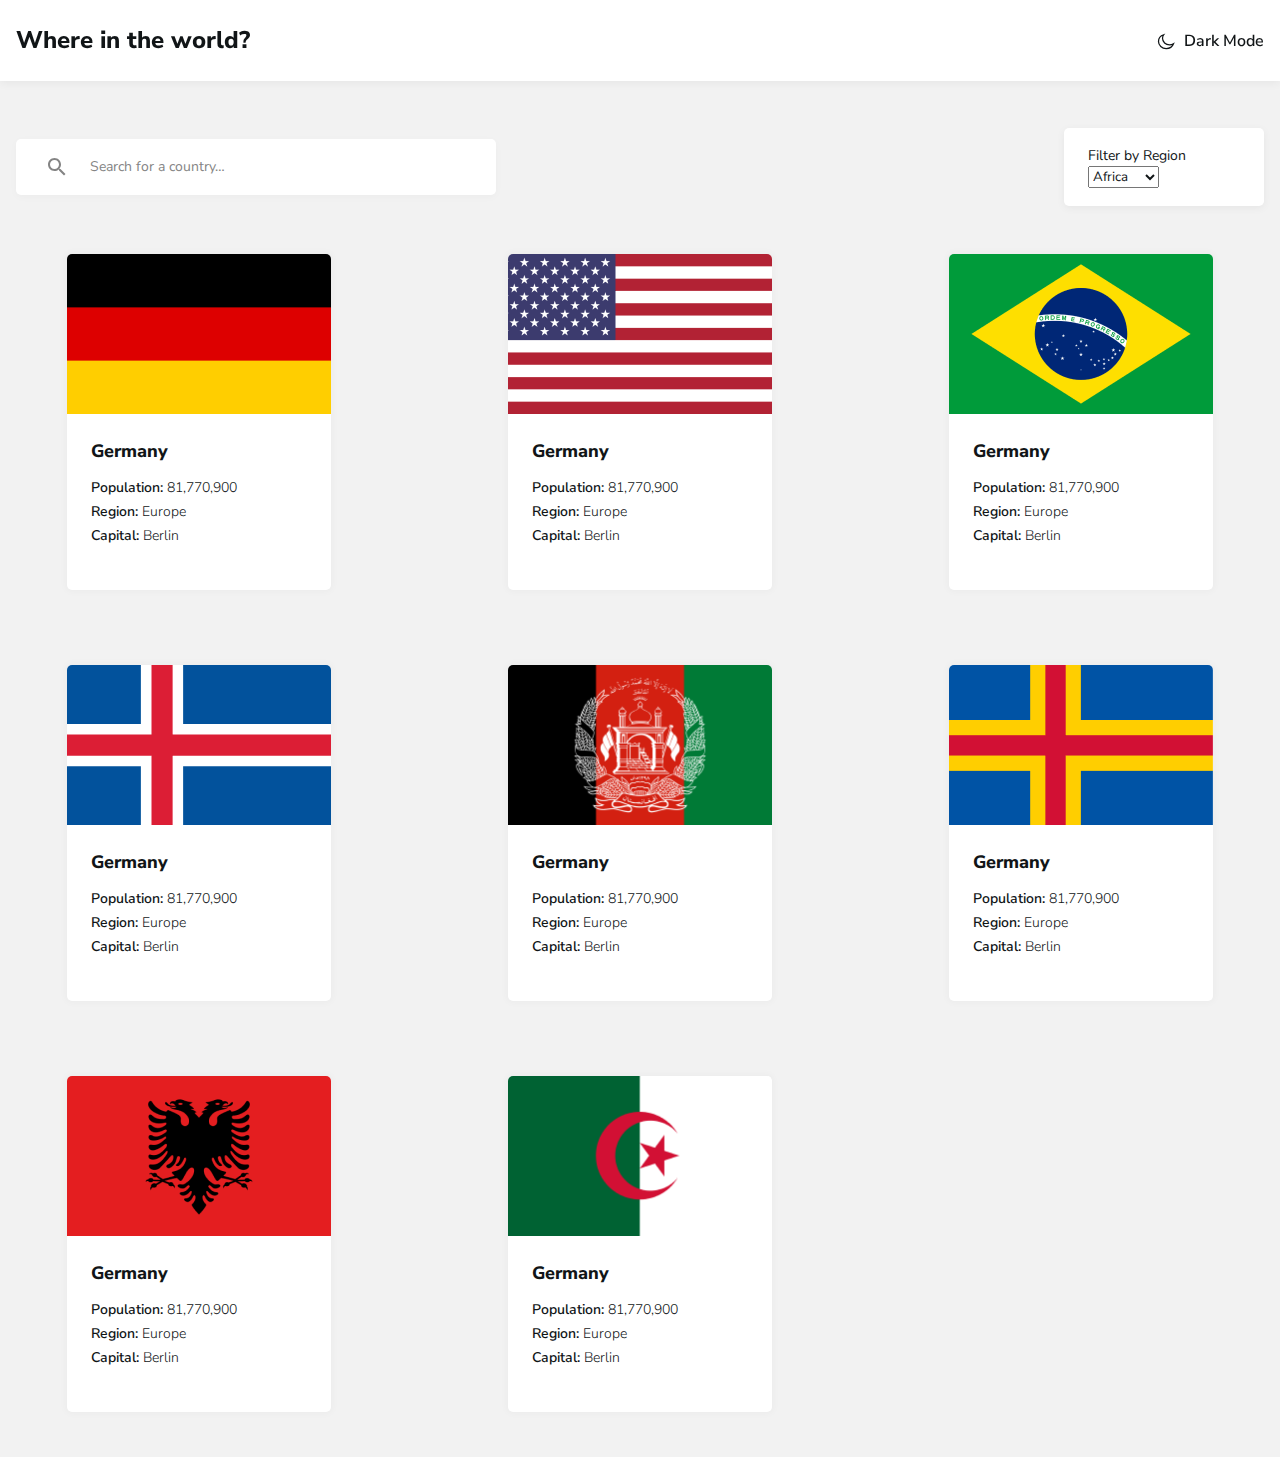
<file: index.html>
<!DOCTYPE html>
<html lang="uz">
<head>
    <meta charset="UTF-8">
    <meta http-equiv="X-UA-Compatible" content="IE=edge">
    <meta name="viewport" content="width=device-width, initial-scale=1.0">
    <title>Countries</title>
    <!-- GOOGLE FONTS -->
    <link rel="preconnect" href="https://fonts.googleapis.com">
    <link rel="preconnect" href="https://fonts.gstatic.com" crossorigin>
    <link href="https://fonts.googleapis.com/css2?family=Nunito+Sans:wght@300;400;600;800&display=swap" rel="stylesheet">
    <!-- CSS -->
    <link rel="stylesheet" href="css/style.css">
    <!-- <link rel="stylesheet" href="css/style-min.css"> -->
</head>
<!-- SAVOL : 1.sticky qilish searchni 2.mainmax(26.4rem bersa ishlamadi) -->
<body>
    <!-- Countries-website-figma LINK ==> https://www.figma.com/file/XFmpna9ZSthAsRc1wOYgI1/rest-countries-api-with-color-theme-switcher-Copy -->

<!-- Start Header -->
<header class="site-header">
    <div class="container">
        <nav class="navbar">
            <div class="nav-left">
                <h1>Where in the world?</h1>
            </div>
            <div class="nav-right">
                <img src="images/moon.svg" alt="moon">
                <span class="nav-right-text">Dark Mode</span>
            </div>
        </nav>
    </div>
</header>
<!-- End Header -->

<!-- Start Main -->
<main class="site-main">

    <div class="container">
        <div class="search">
            <div class="search-left">
                <img src="images/search.svg" alt="search">
                <input type="text" placeholder="Search for a country…" >
            </div>
            <div class="search-right">
                <label for="country…">Filter by Region</label>
                <select name="" id="country…" >
                    <option value="">Africa</option>
                    <option value="">America</option>
                    <option value="">Asia</option>
                    <option value="">Europe</option>
                    <option value="">Oceania</option>
                </select>
            </div>
        </div>
    </div>
    
    <div class="countries">
        <div class="container">
            <div class="countries-content">
                <div class="countries-item">
                    <div class="countries-img">
                        <img src="images/germany.png" alt="germany" srcset="images/germany.png 1x, images/germany@2x.png 2x">
                    </div>
                    <div class="countries-text">
                        <h1>Germany</h1>
                        <p>Population: <span>81,770,900</span></p>
                        <p>Region: <span> Europe</span></p>
                        <p>Capital: <span>Berlin</span></p>
                    </div>
                </div>
                <div class="countries-item">
                    <div class="countries-img">
                        <img src="images/usa.png" alt="usa" srcset="images/usa.png 1x, images/usa@2x-1.png 2x">
                    </div>
                    <div class="countries-text">
                        <h1>Germany</h1>
                        <p>Population: <span>81,770,900</span></p>
                        <p>Region: <span> Europe</span></p>
                        <p>Capital: <span>Berlin</span></p>
                    </div>
                </div>
                <div class="countries-item">
                    <div class="countries-img">
                        <img src="images/brazil.png" alt="brasil" srcset="images/brazil.png 1x, images/brazil@2x-2.png 2x">
                    </div>
                    <div class="countries-text">
                        <h1>Germany</h1>
                        <p>Population: <span>81,770,900</span></p>
                        <p>Region: <span> Europe</span></p>
                        <p>Capital: <span>Berlin</span></p>
                    </div>
                </div>
                <div class="countries-item">
                    <div class="countries-img">
                        <img src="images/Iceland.png" alt="iceland" srcset="images/Iceland.png 1x, images/Iceland@2x-3.png2x">
                    </div>
                    <div class="countries-text">
                        <h1>Germany</h1>
                        <p>Population: <span>81,770,900</span></p>
                        <p>Region: <span> Europe</span></p>
                        <p>Capital: <span>Berlin</span></p>
                    </div>
                </div>
                <div class="countries-item">
                    <div class="countries-img">
                        <img src="images/Afghanistan.png" alt="afhganistan" srcset="images/Afghanistan.png 1x, images/Afghanistan@2x-4.png 2x">
                    </div>
                    <div class="countries-text">
                        <h1>Germany</h1>
                        <p>Population: <span>81,770,900</span></p>
                        <p>Region: <span> Europe</span></p>
                        <p>Capital: <span>Berlin</span></p>
                    </div>
                </div>
                <div class="countries-item">
                    <div class="countries-img">
                        <img src="images/Åland Islands.png" alt="Aland Island" srcset="images/Åland Islands.png 1x, images/Åland Islands@2x-5.png 2x">
                    </div>
                    <div class="countries-text">
                        <h1>Germany</h1>
                        <p>Population: <span>81,770,900</span></p>
                        <p>Region: <span> Europe</span></p>
                        <p>Capital: <span>Berlin</span></p>
                    </div>
                </div>
                <div class="countries-item">
                    <div class="countries-img">
                        <img src="images/Albania.png" alt="albania" srcset="images/Albania.png 1x, images/Albania.png 2x">
                    </div>
                    <div class="countries-text">
                        <h1>Germany</h1>
                        <p>Population: <span>81,770,900</span></p>
                        <p>Region: <span> Europe</span></p>
                        <p>Capital: <span>Berlin</span></p>
                    </div>
                </div>
                <div class="countries-item">
                    <div class="countries-img">
                        <img src="images/Algeria.png" alt="algeria" srcset="images/Algeria.png 1x, images/Algeria@2x-7.png 2x">
                    </div>
                    <div class="countries-text">
                        <h1>Germany</h1>
                        <p>Population: <span>81,770,900</span></p>
                        <p>Region: <span> Europe</span></p>
                        <p>Capital: <span>Berlin</span></p>
                    </div>
                </div>
            </div>
        </div>
    </div>

</main>
<!-- End Main -->








</body>
</html>
</file>
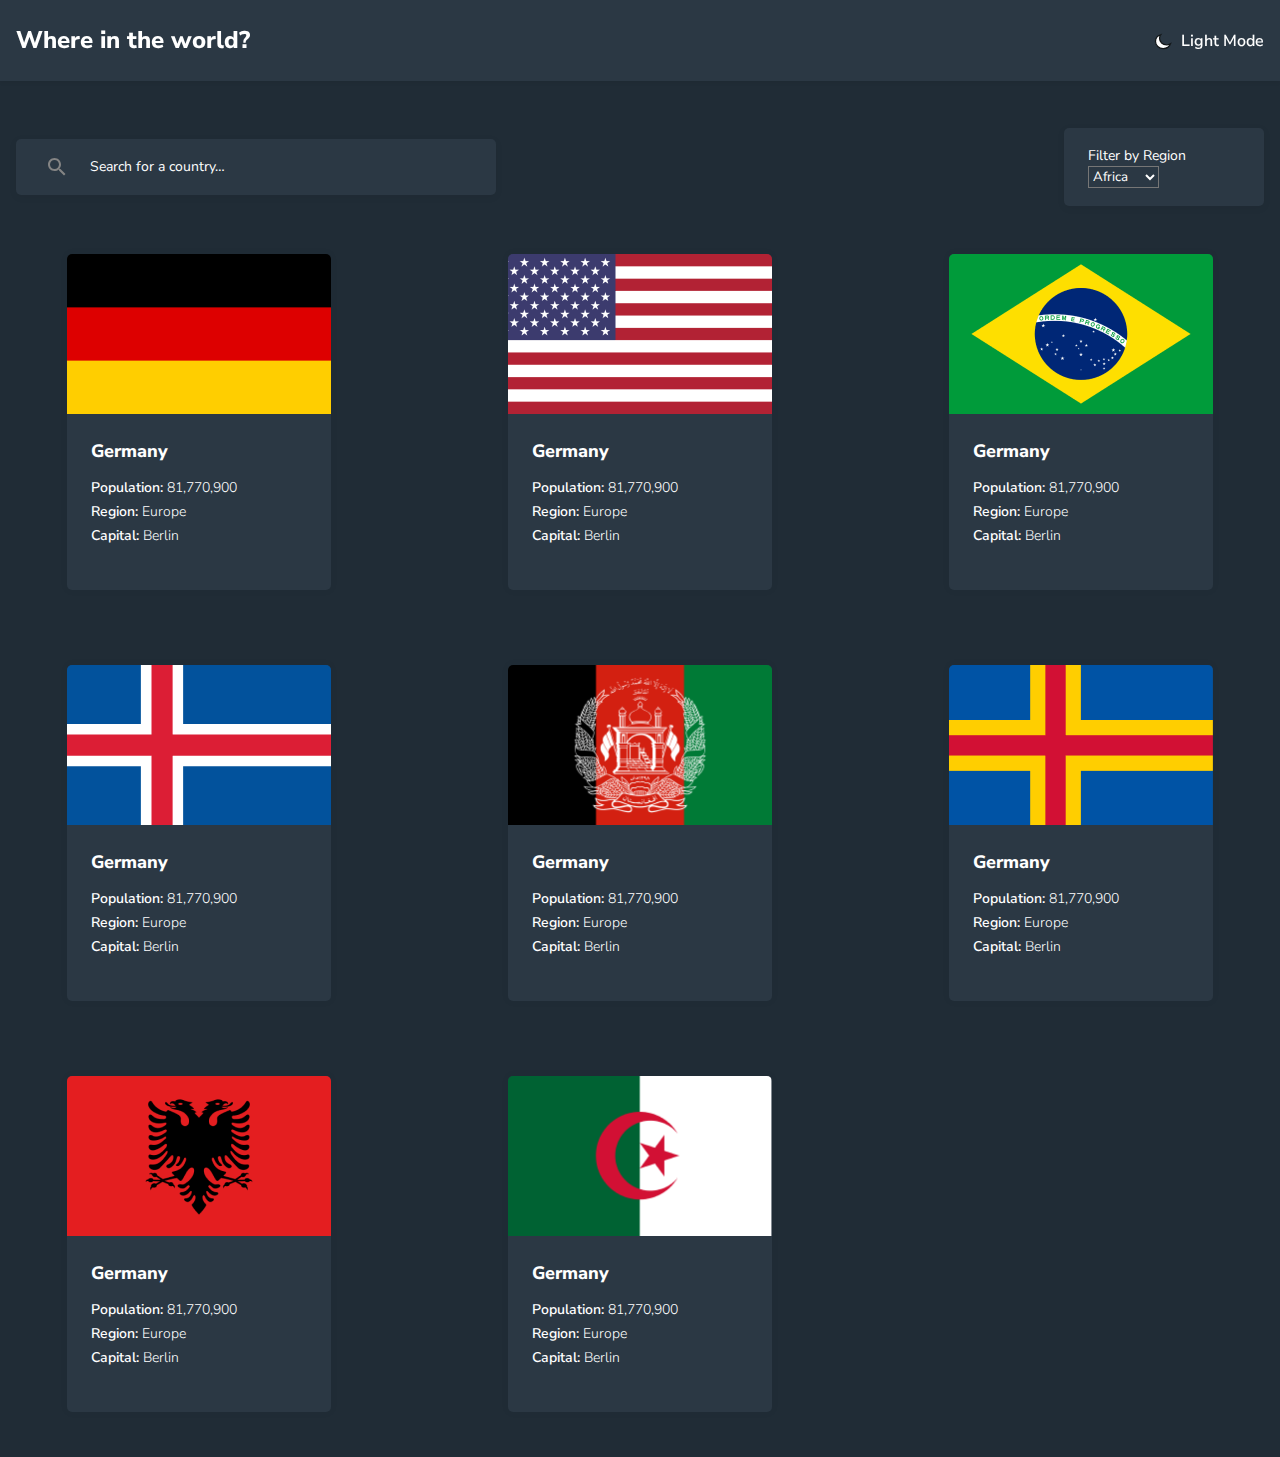
<file: dark.html>
<!DOCTYPE html>
<html lang="uz">
<head>
    <meta charset="UTF-8">
    <meta http-equiv="X-UA-Compatible" content="IE=edge">
    <meta name="viewport" content="width=device-width, initial-scale=1.0">
    <title>Countries</title>
    <!-- GOOGLE FONTS -->
    <link rel="preconnect" href="https://fonts.googleapis.com">
    <link rel="preconnect" href="https://fonts.gstatic.com" crossorigin>
    <link href="https://fonts.googleapis.com/css2?family=Nunito+Sans:wght@300;400;600;800&display=swap" rel="stylesheet">
    <!-- CSS -->
    <link rel="stylesheet" href="css/dark.css">
    <!-- <link rel="stylesheet" href="css/style-min.css"> -->
</head>
<!-- SAVOL : 1.sticky qilish searchni 2.mainmax(26.4rem bersa ishlamadi) -->
<body>
    <!-- Countries-website-figma LINK ==> https://www.figma.com/file/XFmpna9ZSthAsRc1wOYgI1/rest-countries-api-with-color-theme-switcher-Copy -->

<!-- Start Header -->
<header class="site-header">
    <div class="container">
        <nav class="navbar">
            <div class="nav-left">
                <h1>Where in the world?</h1>
            </div>
            <div class="nav-right">
                <a href="index.html">
                    <img src="images/moon.svg" alt="moon">
                    <span class="nav-right-text">Light Mode</span>
                </a>
            </div>
        </nav>
    </div>
</header>
<!-- End Header -->

<!-- Start Main -->
<main class="site-main">

    <div class="container">
        <div class="search">
            <div class="search-left">
                <img src="images/search.svg" alt="search">
                <input type="text" placeholder="Search for a country…" >
            </div>
            <div class="search-right">
                <label for="country…">Filter by Region</label>
                <select class="select" name="" id="country…" >
                    <option  value="Africa">Africa</option>
                    <option  value="America">America</option>
                    <option  value="Asia">Asia</option>
                    <option  value="Europe">Europe</option>
                    <option  value="Oceania">Oceania</option>
                </select>
            </div>
        </div>
    </div>
    
    <div class="countries">
        <div class="container">
            <div class="countries-content">
                <div class="countries-item">
                    <div class="countries-img">
                        <img src="images/germany.png" alt="germany" srcset="images/germany.png 1x, images/germany@2x.png 2x">
                    </div>
                    <div class="countries-text">
                        <h1>Germany</h1>
                        <p>Population: <span>81,770,900</span></p>
                        <p>Region: <span> Europe</span></p>
                        <p>Capital: <span>Berlin</span></p>
                    </div>
                </div>
                <div class="countries-item">
                    <div class="countries-img">
                        <img src="images/usa.png" alt="usa" srcset="images/usa.png 1x, images/usa@2x-1.png 2x">
                    </div>
                    <div class="countries-text">
                        <h1>Germany</h1>
                        <p>Population: <span>81,770,900</span></p>
                        <p>Region: <span> Europe</span></p>
                        <p>Capital: <span>Berlin</span></p>
                    </div>
                </div>
                <div class="countries-item">
                    <div class="countries-img">
                        <img src="images/brazil.png" alt="brasil" srcset="images/brazil.png 1x, images/brazil@2x-2.png 2x">
                    </div>
                    <div class="countries-text">
                        <h1>Germany</h1>
                        <p>Population: <span>81,770,900</span></p>
                        <p>Region: <span> Europe</span></p>
                        <p>Capital: <span>Berlin</span></p>
                    </div>
                </div>
                <div class="countries-item">
                    <div class="countries-img">
                        <img src="images/Iceland.png" alt="iceland" srcset="images/Iceland.png 1x, images/Iceland@2x-3.png2x">
                    </div>
                    <div class="countries-text">
                        <h1>Germany</h1>
                        <p>Population: <span>81,770,900</span></p>
                        <p>Region: <span> Europe</span></p>
                        <p>Capital: <span>Berlin</span></p>
                    </div>
                </div>
                <div class="countries-item">
                    <div class="countries-img">
                        <img src="images/Afghanistan.png" alt="afhganistan" srcset="images/Afghanistan.png 1x, images/Afghanistan@2x-4.png 2x">
                    </div>
                    <div class="countries-text">
                        <h1>Germany</h1>
                        <p>Population: <span>81,770,900</span></p>
                        <p>Region: <span> Europe</span></p>
                        <p>Capital: <span>Berlin</span></p>
                    </div>
                </div>
                <div class="countries-item">
                    <div class="countries-img">
                        <img src="images/Åland Islands.png" alt="Aland Island" srcset="images/Åland Islands.png 1x, images/Åland Islands@2x-5.png 2x">
                    </div>
                    <div class="countries-text">
                        <h1>Germany</h1>
                        <p>Population: <span>81,770,900</span></p>
                        <p>Region: <span> Europe</span></p>
                        <p>Capital: <span>Berlin</span></p>
                    </div>
                </div>
                <div class="countries-item">
                    <div class="countries-img">
                        <img src="images/Albania.png" alt="albania" srcset="images/Albania.png 1x, images/Albania.png 2x">
                    </div>
                    <div class="countries-text">
                        <h1>Germany</h1>
                        <p>Population: <span>81,770,900</span></p>
                        <p>Region: <span> Europe</span></p>
                        <p>Capital: <span>Berlin</span></p>
                    </div>
                </div>
                <div class="countries-item">
                    <div class="countries-img">
                        <img src="images/Algeria.png" alt="algeria" srcset="images/Algeria.png 1x, images/Algeria@2x-7.png 2x">
                    </div>
                    <div class="countries-text">
                        <h1>Germany</h1>
                        <p>Population: <span>81,770,900</span></p>
                        <p>Region: <span> Europe</span></p>
                        <p>Capital: <span>Berlin</span></p>
                    </div>
                </div>
            </div>
        </div>
    </div>

</main>
<!-- End Main -->








</body>
</html>
</file>
<file: css/style.css>
/* GLOBAL */
*{
    margin: 0;
    padding: 0;
    box-sizing: border-box;
    font-family: 'Nunito Sans', sans-serif;
    color: #111517;
}
*:focus{
    outline: none;
}
html{
    font-size: 10px;
}
.container{
    max-width: 1316px;
    margin: 0 auto;
    padding: 0 16px;
}
/* ----- HEADER ------ */
.site-header{
    width: 100%;
    position: fixed;
    top: 0;
    left: 0;
    background-color: #FFFFFF;
    z-index: 100;
    box-shadow: 0 2px 9px 0 rgba(0, 0, 0, 0.0532);
}
/* ----- NAVBAR ------- */
.navbar{
    display: flex;
    align-items: center;
    justify-content: space-between;
    padding: 2.4rem 0;
}
.nav-left h1{
    font-size: 2.4rem;
    font-weight: 800;
    line-height: 3.3rem;
}
.nav-right{
    display: flex;
    align-items: center;
}
.nav-right img{
    width: 2rem;
    height: 2rem;
}
.nav-right-text{
    font-size: 1.6rem;
    font-weight: 600;
    line-height: 2.2rem;
    margin-left: 0.8rem;
}
/* ----- MAIN ----- */
.site-main{
    padding-top: 12.8rem;
    background-color: #F2F2F2;
}
/* ----- SEARCH -------------- */
.search{
    display: flex;
    align-items: center;
    justify-content: space-between;
    margin-bottom: 4.8rem;
}
.search-left{
    width: 48rem;
    padding: 1.8rem 3.2rem;
    display: flex;
    align-items: center;
    background-color: #fff;
    border-radius: 0.5rem;
    box-shadow: 0 2px 9px  rgba(0, 0, 0, 0.0294);
}
.search-left img{
    width: 1.8rem;
    height: 1.8rem;
    margin-right: 2.4rem;
}
.search-left input{
    width: 80%;
    font-size: 1.4rem;
    font-weight: 400;
    line-height: 2rem;
    color: #848484;
    border: none;
}
.search-left input::placeholder{
    color: #848484;
}
.search-right{
    width: 20rem;
    background-color: #fff;
    padding: 1.8rem 2.4rem;
    border-radius: 0.5rem;
    box-shadow: 0 2px 9px 0 rgba(0, 0, 0, 0.0532);
}
.search-right label{
    font-weight: 400;
    font-size: 1.4rem;
    line-height: 2rem;
}
/* ----- COUNTRIES---------------------- */
.countries{
    padding-bottom: 4.5rem;
}
.countries-content{
    display: grid;
    grid-template-columns: repeat(auto-fit, minmax(26.3rem, 1fr));
    gap: 7.5rem;
}
.countries-item{
    width: 26.4rem;
    background-color: #fff;
    justify-self: center;
    border-radius: 0.5rem;
    box-shadow: 0 0 7px 2px rgba(0, 0, 0, 0.0294);
}
.countries-img{
    width: 100%;
    height: 16rem;
    border-radius: 0.5rem;

}
.countries-img img{
    width: 100%;
    height: 100%;
    object-fit: cover;
    border-radius: 0.5rem 0.5rem 0 0;
}
.countries-text{
    padding: 2.4rem;
    padding-bottom: 4.6rem;
}
.countries-text h1{
    font-weight: 800;
    font-size: 1.8rem;
    line-height: 2.6rem;
    margin-bottom: 1.6rem;
}
.countries-text p{
    font-weight: 600;
    font-size: 1.4rem;
    line-height: 1.6rem;
}
.countries-text p:not(:last-child){
    margin-bottom: 0.8rem;
}

.countries-text p span{
    font-weight: 300;
}    
/* -----MEDIA -------- */
@media(max-width:960px){
    .countries-content{
        gap: 5.5rem;
    }
}
@media(max-width:750px){
    .search{
        flex-wrap: wrap;
    }
    .search-left{
        width: 100%;
        margin-bottom: 4rem;
    }
    .countries-content{
        gap: 4rem;
    }
}
</file>
<file: css/dark.css>
/* GLOBAL */
*{
    margin: 0;
    padding: 0;
    box-sizing: border-box;
    font-family: 'Nunito Sans', sans-serif;
    color: #fff;
}
*:focus{
    outline: none;
}
a{
    text-decoration: none;
}
html{
    font-size: 10px;
}
.container{
    max-width: 1316px;
    margin: 0 auto;
    padding: 0 16px;
}
/* ----- HEADER ------ */
.site-header{
    width: 100%;
    position: fixed;
    top: 0;
    left: 0;
    background-color: #2B3844;
    z-index: 100;
    box-shadow: 0 2px 4px 0 rgba(0, 0, 0, 0.0562);
}
/* ----- NAVBAR ------- */
.navbar{
    display: flex;
    align-items: center;
    justify-content: space-between;
    padding: 2.4rem 0;
}
.nav-left h1{
    font-size: 2.4rem;
    font-weight: 800;
    line-height: 3.3rem;
}
.nav-right a{
    display: flex;
    align-items: center;
}
.nav-right img{
    width: 2rem;
    height: 2rem;
}
.nav-right-text{
    font-size: 1.6rem;
    font-weight: 600;
    line-height: 2.2rem;
    margin-left: 0.8rem;
}
/* ----- MAIN ----- */
.site-main{
    padding-top: 12.8rem;
    background-color: #202C36;
}
/* ----- SEARCH -------------- */
.search{
    display: flex;
    align-items: center;
    justify-content: space-between;
    margin-bottom: 4.8rem;
}
.search-left{
    width: 48rem;
    padding: 1.8rem 3.2rem;
    display: flex;
    align-items: center;
    background-color: #2B3844;
    border-radius: 0.5rem;
    box-shadow: 0 2px 9px  rgba(0, 0, 0, 0.0532);
}
.search-left img{
    width: 1.8rem;
    height: 1.8rem;
    margin-right: 2.4rem;
}
.search-left input{
    width: 80%;
    font-size: 1.4rem;
    font-weight: 400;
    line-height: 2rem;
    color: #fff;
    border: none;
    background: transparent;
}
.search-left input::placeholder{
    color: #fff;
}
.search-right{
    width: 20rem;
    background-color: #2B3844;
    padding: 1.8rem 2.4rem;
    border-radius: 0.5rem;
    box-shadow: 0 2px 9px 0 rgba(0, 0, 0, 0.0532);
}
.search-right label{
    font-weight: 400;
    font-size: 1.4rem;
    line-height: 2rem;
}
.select{
    background-color: #2B3844;
    color: #fff;
}
/* ----- COUNTRIES---------------------- */
.countries{
    padding-bottom: 4.5rem;
}
.countries-content{
    display: grid;
    grid-template-columns: repeat(auto-fit, minmax(26.3rem, 1fr));
    gap: 7.5rem;
}
.countries-item{
    width: 26.4rem;
    background-color: #2B3844;
    justify-self: center;
    border-radius: 0.5rem;
    box-shadow: 0 0 7px 2px rgba(0, 0, 0, 0.0294);
}
.countries-img{
    width: 100%;
    height: 16rem;
    border-radius: 0.5rem;
}
.countries-img img{
    width: 100%;
    height: 100%;
    object-fit: cover;
    border-radius: 0.5rem 0.5rem 0 0;
}
.countries-text{
    padding: 2.4rem;
    padding-bottom: 4.6rem;
}
.countries-text h1{
    font-weight: 800;
    font-size: 1.8rem;
    line-height: 2.6rem;
    margin-bottom: 1.6rem;
}
.countries-text p{
    font-weight: 600;
    font-size: 1.4rem;
    line-height: 1.6rem;
}
.countries-text p:not(:last-child){
    margin-bottom: 0.8rem;
}
.countries-text p span{
    font-weight: 300;
}    
/* -----MEDIA -------- */
@media(max-width:960px){
    .countries-content{
        gap: 5.5rem;
    }
}
@media(max-width:750px){
    .search{
        flex-wrap: wrap;
    }
    .search-left{
        width: 100%;
        margin-bottom: 4rem;
    }
    .countries-content{
        gap: 4rem;
    }
}
</file>
